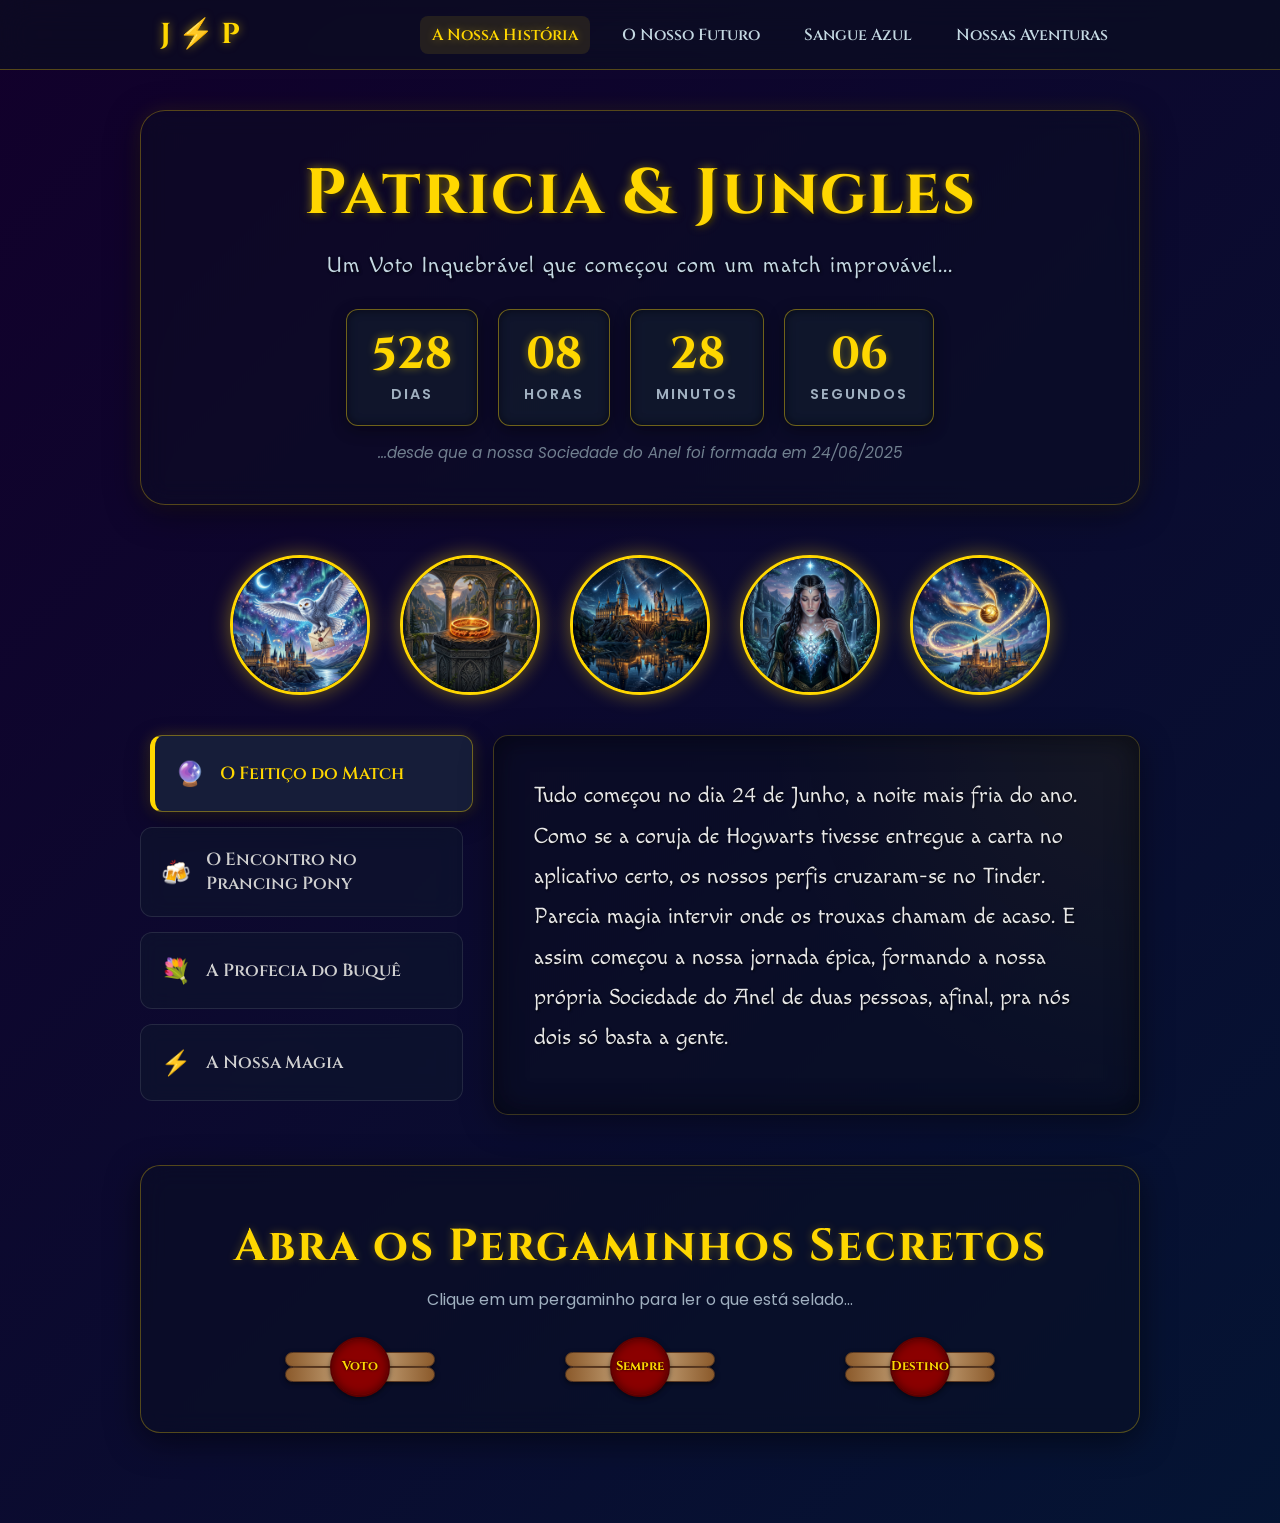
<file: index.html>
<!DOCTYPE html>
<html lang="pt-BR">

<head>
    <meta charset="UTF-8">
    <meta name="viewport" content="width=device-width, initial-scale=1.0">
    <title>Patricia & Jungles - Uma Jornada Épica</title>
    <link rel="stylesheet" href="style.css">
    <link rel="icon"
        href="data:image/svg+xml,<svg xmlns=%22http://www.w3.org/2000/svg%22 viewBox=%220 0 100 100%22><text y=%22.9em%22 font-size=%2290%22>💍</text></svg>">
</head>

<body>
    <div class="magic-bg"></div>

    <!-- Menu de Navegação -->
    <nav class="navbar">
        <div class="nav-container">
            <a href="index.html" class="nav-logo">J ⚡ P</a>
            <ul class="nav-links">
                <li><a href="index.html" class="active">A Nossa História</a></li>
                <li><a href="futuro.html">O Nosso Futuro</a></li>
                <li><a href="gremio.html">Sangue Azul</a></li>
                <li><a href="aventuras.html">Nossas Aventuras</a></li>
            </ul>
        </div>
    </nav>

    <div class="container">
        <header>
            <h1>Patricia & Jungles</h1>
            <p class="subtitle">Um Voto Inquebrável que começou com um match improvável...</p>

            <div class="counter-box" id="timeCounter">
                <div class="time-box"><span id="days">0</span>
                    <p>Dias</p>
                </div>
                <div class="time-box"><span id="hours">0</span>
                    <p>Horas</p>
                </div>
                <div class="time-box"><span id="minutes">0</span>
                    <p>Minutos</p>
                </div>
                <div class="time-box"><span id="seconds">0</span>
                    <p>Segundos</p>
                </div>
            </div>
            <p class="desde-text">...desde que a nossa Sociedade do Anel foi formada em 24/06/2025</p>
        </header>

        <div class="fantasy-images">
            <img src="hp_owl.png" alt="Hogwarts Express/Letters" class="fantasy-img">
            <img src="lotr_ring.png" alt="A Sociedade do Anel" class="fantasy-img">
            <img src="hp_hogwarts.png" alt="Castelo de Hogwarts" class="fantasy-img">
            <img src="lotr_evenstar.png" alt="Estrela Vespertina" class="fantasy-img">
            <img src="hp_snitch.png" alt="Pomo de Ouro" class="fantasy-img">
        </div>

        <div class="story-section">
            <div class="buttons-container">
                <button class="story-btn active" onclick="showStory(1)">
                    <span class="icon">🔮</span> O Feitiço do Match
                </button>
                <button class="story-btn" onclick="showStory(2)">
                    <span class="icon">🍻</span> O Encontro no Prancing Pony
                </button>
                <button class="story-btn" onclick="showStory(3)">
                    <span class="icon">💐</span> A Profecia do Buquê
                </button>
                <button class="story-btn" onclick="showStory(4)">
                    <span class="icon">⚡</span> A Nossa Magia
                </button>
            </div>

            <div class="content-display">
                <p id="storyContent" class="fade-in">Tudo começou no dia 24 de Junho, a noite mais fria do ano.
                    Como se a coruja de Hogwarts tivesse entregue a carta no aplicativo certo, os nossos perfis
                    cruzaram-se no Tinder. Parecia magia intervir onde os trouxas chamam de acaso. E assim começou
                    a nossa jornada épica, formando a nossa própria Sociedade do Anel de duas pessoas, afinal, pra nós
                    dois só basta a gente.
                </p>
            </div>
        </div>

        <!-- Seção de Pergaminho Interativo -->
        <div class="scroll-section">
            <h2>Abra os Pergaminhos Secretos</h2>
            <p class="scroll-instruction">Clique em um pergaminho para ler o que está selado...</p>

            <div class="scroll-container">
                <div class="scroll-item" onclick="toggleScroll(this)">
                    <div class="scroll-top"></div>
                    <div class="scroll-paper">
                        <div class="scroll-content">
                            <p class="quote">"Eu preferiria compartilhar uma vida inteira com você a encarar todas as
                                Eras deste mundo sozinha."</p>
                            <p class="author">- Arwen</p>
                        </div>
                    </div>
                    <div class="scroll-bottom"></div>
                    <div class="scroll-seal">Voto</div>
                </div>

                <div class="scroll-item" onclick="toggleScroll(this)">
                    <div class="scroll-top"></div>
                    <div class="scroll-paper">
                        <div class="scroll-content">
                            <p class="quote">"Depois de todo esse tempo? Sempre."</p>
                            <p class="author">- Severo Snape</p>
                        </div>
                    </div>
                    <div class="scroll-bottom"></div>
                    <div class="scroll-seal">Sempre</div>
                </div>

                <div class="scroll-item" onclick="toggleScroll(this)">
                    <div class="scroll-top"></div>
                    <div class="scroll-paper">
                        <div class="scroll-content">
                            <p class="quote">"Você trouxe a vontade de viver a vida, me deu a certeza de que sonhar alto sempre foi o certo. Obrigado"</p>
                            <p class="author">- Eu memo</p>
                        </div>
                    </div>
                    <div class="scroll-bottom"></div>
                    <div class="scroll-seal">Destino</div>
                </div>
            </div>
        </div>
    </div>

    <script src="script.js"></script>
</body>

</html>
</file>
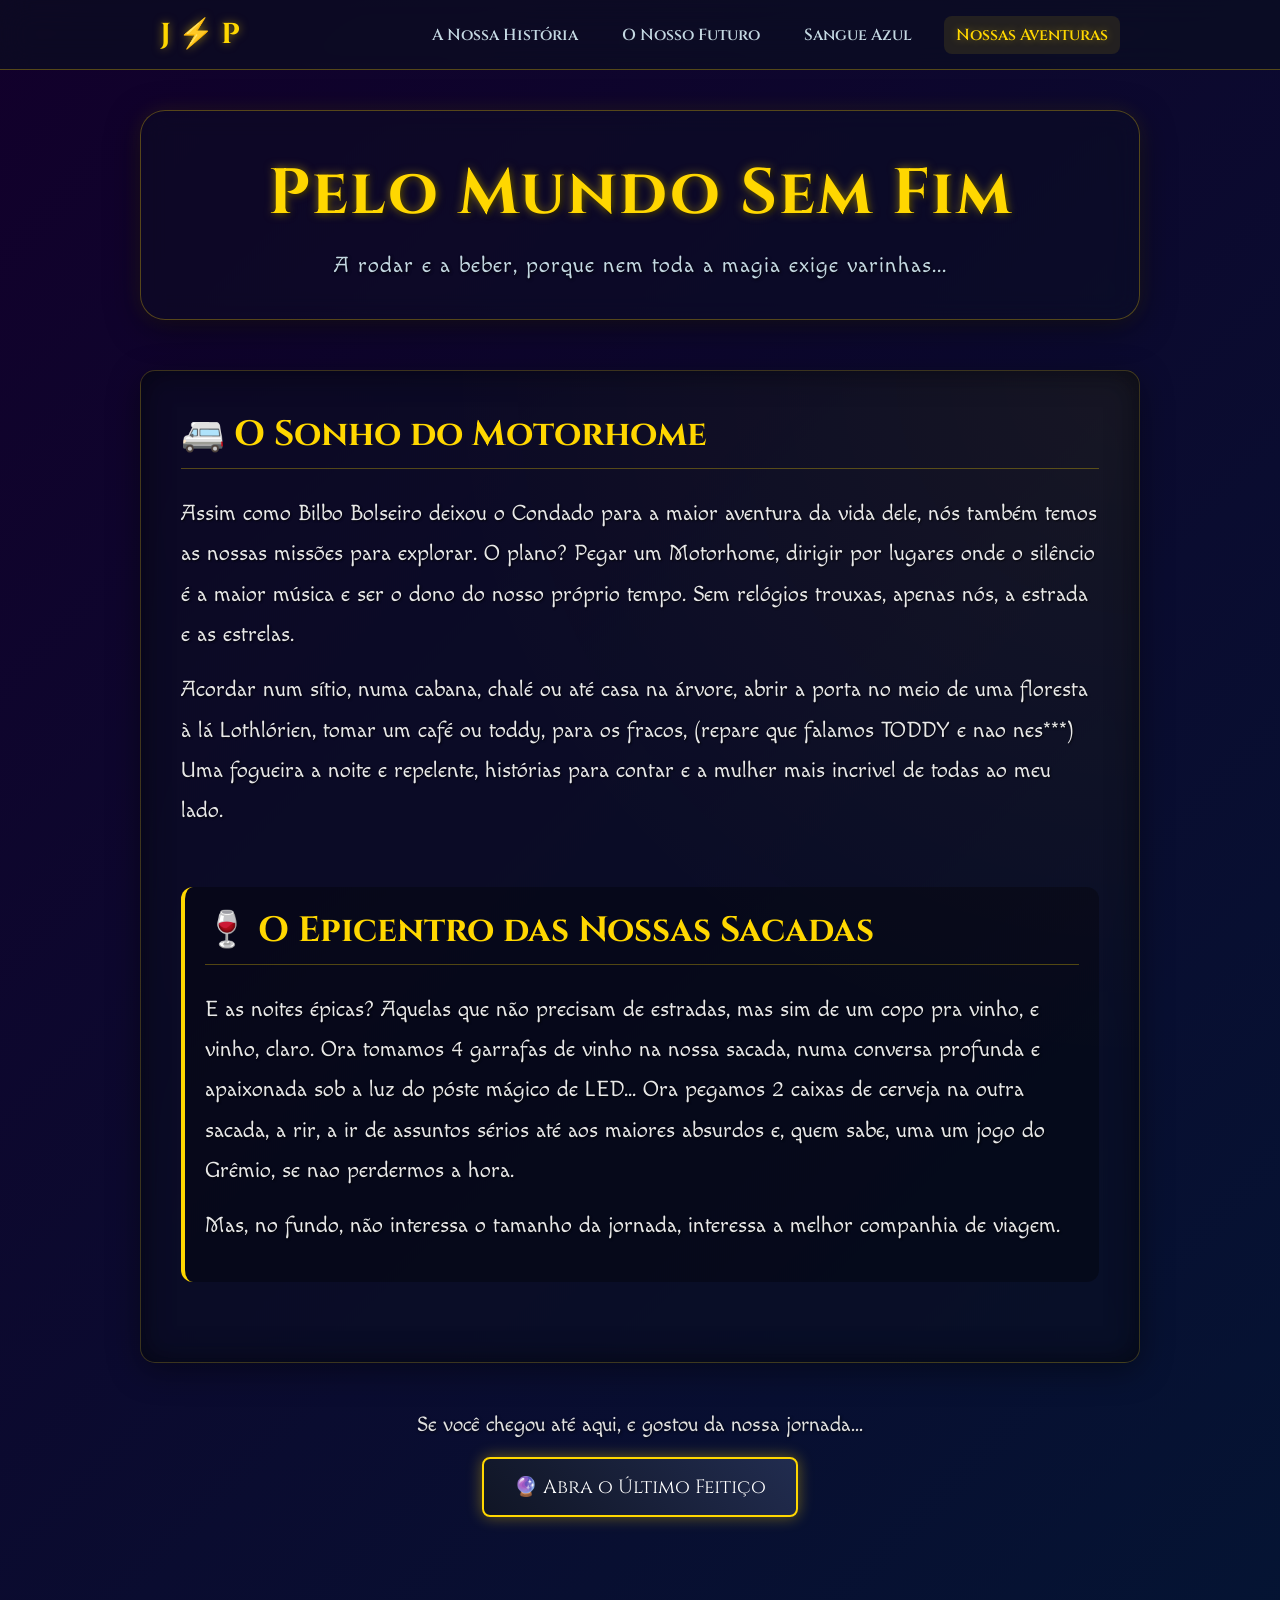
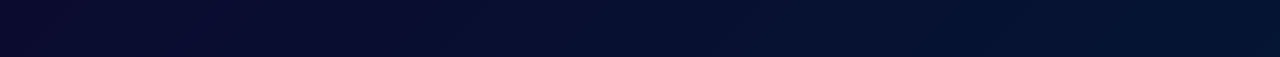
<file: aventuras.html>
<!DOCTYPE html>
<html lang="pt-BR">

<head>
    <meta charset="UTF-8">
    <meta name="viewport" content="width=device-width, initial-scale=1.0">
    <title>Patricia & Jungles - Nossas Aventuras</title>
    <link rel="stylesheet" href="style.css">
    <link rel="icon"
        href="data:image/svg+xml,<svg xmlns=%22http://www.w3.org/2000/svg%22 viewBox=%220 0 100 100%22><text y=%22.9em%22 font-size=%2290%22>🚐</text></svg>">
</head>

<body>
    <div class="magic-bg"></div>

    <!-- Menu de Navegação -->
    <nav class="navbar">
        <div class="nav-container">
            <a href="index.html" class="nav-logo">J ⚡ P</a>
            <ul class="nav-links">
                <li><a href="index.html">A Nossa História</a></li>
                <li><a href="futuro.html">O Nosso Futuro</a></li>
                <li><a href="gremio.html">Sangue Azul</a></li>
                <li><a href="aventuras.html" class="active">Nossas Aventuras</a></li>
            </ul>
        </div>
    </nav>

    <div class="container">
        <header>
            <h1>Pelo Mundo Sem Fim</h1>
            <p class="subtitle">A rodar e a beber, porque nem toda a magia exige varinhas...</p>
        </header>

        <div class="content-display page-content">
            <div class="adventure-block">
                <h2 class="page-title">🚐 O Sonho do Motorhome</h2>
                <p>Assim como Bilbo Bolseiro deixou o Condado para a maior aventura da vida dele,
                    nós também temos as nossas missões para explorar. O plano? Pegar um Motorhome,
                    dirigir por lugares onde o silêncio é a maior música e ser o dono do nosso próprio tempo. Sem relógios trouxas, 
                    apenas nós, a estrada e as estrelas.
                </p>
                <p>Acordar num sítio, numa cabana, chalé ou até casa na árvore, abrir a porta no meio de uma floresta
                    à lá Lothlórien, tomar um café ou toddy, para os fracos, (repare que falamos TODDY e nao nes***)
                    Uma fogueira a noite e repelente, histórias para contar e a mulher mais incrivel de todas ao meu lado.
                </p>
            </div>

            <div class="adventure-block dark-bg">
                <h2 class="page-title">🍷 O Epicentro das Nossas Sacadas</h2>
                <p>E as noites épicas? Aquelas que não precisam de estradas, mas sim de um copo pra vinho, e vinho, claro.
                    Ora tomamos 4 garrafas de vinho na nossa sacada, numa conversa profunda
                    e apaixonada sob a luz do póste mágico de LED... Ora pegamos 2 caixas de cerveja na outra sacada, a rir,
                    a ir de assuntos sérios até aos maiores absurdos e, quem sabe, uma um jogo do Grêmio, se nao perdermos a hora.
                </p>
                <p>Mas, no fundo, não interessa o tamanho da jornada, interessa a melhor companhia de viagem.
                </p>
            </div>
        </div>
        <!-- Botão Secreto Final -->
        <div class="secret-link-container">
            <p>Se você chegou até aqui, e gostou da nossa jornada...</p>
            <a href="surpresa.html" class="secret-btn">🔮 Abra o Último Feitiço</a>
        </div>
    </div>

    <script src="script.js"></script>
</body>

</html>
</file>
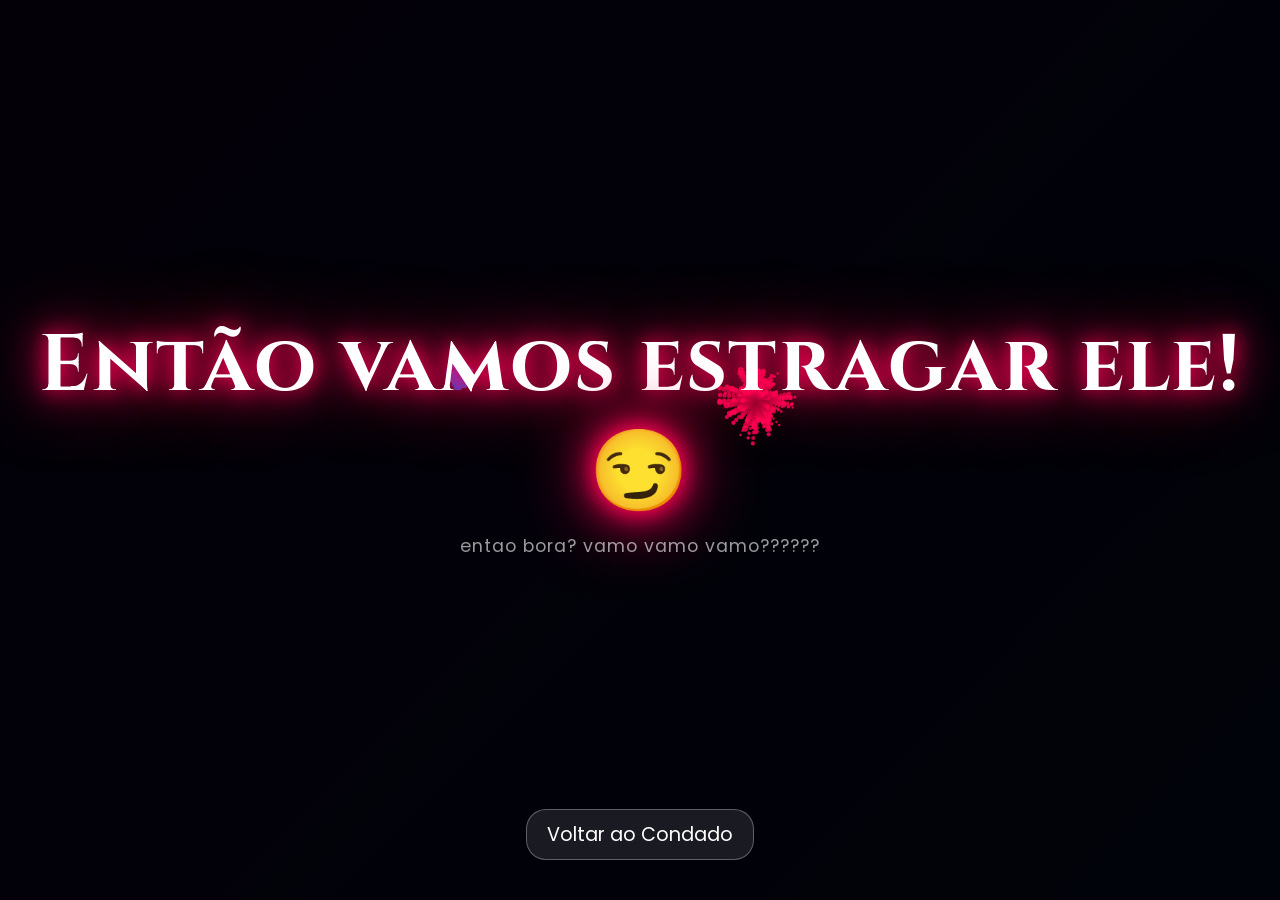
<file: final.html>
<!DOCTYPE html>
<html lang="pt-BR">

<head>
    <meta charset="UTF-8">
    <meta name="viewport" content="width=device-width, initial-scale=1.0">
    <title>S U C E S S O !</title>
    <link rel="stylesheet" href="style.css">
    <link rel="icon"
        href="data:image/svg+xml,<svg xmlns=%22http://www.w3.org/2000/svg%22 viewBox=%220 0 100 100%22><text y=%22.9em%22 font-size=%2290%22>🎆</text></svg>">
    <style>
        .fireworks-body {
            background-color: #000;
            overflow: hidden;
            display: flex;
            justify-content: center;
            align-items: center;
            height: 100vh;
            margin: 0;
            text-align: center;
        }

        .success-text {
            font-family: 'Cinzel', serif;
            font-size: 5rem;
            color: #fff;
            text-shadow: 0 0 20px #ff0055, 0 0 40px #ff0055, 0 0 80px #ff0055;
            z-index: 100;
            animation: pulse 2s infinite;
        }

        .sub-text {
            font-family: 'Poppins', sans-serif;
            font-size: 1.1rem;
            color: rgba(255, 255, 255, 0.6);
            margin-top: -10px;
            margin-bottom: 30px;
            z-index: 100;
            position: relative;
            letter-spacing: 1px;
        }

        @keyframes pulse {
            0% {
                transform: scale(1);
                text-shadow: 0 0 20px #ff0055;
            }

            50% {
                transform: scale(1.1);
                text-shadow: 0 0 40px #ff0055, 0 0 60px #ff6699;
            }

            100% {
                transform: scale(1);
                text-shadow: 0 0 20px #ff0055;
            }
        }

        canvas {
            position: absolute;
            top: 0;
            left: 0;
            width: 100%;
            height: 100%;
            z-index: 1;
        }

        .back-btn {
            position: absolute;
            bottom: 40px;
            font-family: 'Poppins', sans-serif;
            font-size: 1.2rem;
            color: #fff;
            text-decoration: none;
            padding: 10px 20px;
            border: 1px solid rgba(255, 255, 255, 0.3);
            border-radius: 20px;
            z-index: 100;
            background: rgba(255, 255, 255, 0.1);
            backdrop-filter: blur(5px);
            transition: all 0.3s;
        }

        .back-btn:hover {
            background: rgba(255, 255, 255, 0.3);
        }

        .no-return-msg {
            position: absolute;
            bottom: 100px;
            left: 50%;
            transform: translate(-50%, 20px);
            font-family: 'Poppins', sans-serif;
            font-size: 1.4rem;
            color: #ffd700;
            background: rgba(0, 0, 0, 0.7);
            padding: 10px 25px;
            border-radius: 12px;
            border: 2px solid #ffd700;
            box-shadow: 0 0 15px rgba(255, 215, 0, 0.5);
            opacity: 0;
            pointer-events: none;
            transition: all 0.5s cubic-bezier(0.175, 0.885, 0.32, 1.275);
            z-index: 101;
            white-space: nowrap;
        }
    </style>
</head>

<body class="fireworks-body">

    <canvas id="fireworksCanvas"></canvas>

    <h1 class="success-text">Então vamos estragar ele! 😏</h1>
    <p class="sub-text">entao bora? vamo vamo vamo??????</p>

    <!-- Caixa da mensagem sem volta (escondida no começo) -->
    <div id="noReturnMsg" class="no-return-msg">Sem volta, agora vai ter q dar!</div>

    <button onclick="showNoReturnMessage()" class="back-btn">Voltar ao Condado</button>

    <script>
        // Sistema básico de fogos de artifício no Canvas
        const canvas = document.getElementById("fireworksCanvas");
        const ctx = canvas.getContext("2d");

        canvas.width = window.innerWidth;
        canvas.height = window.innerHeight;

        window.addEventListener("resize", () => {
            canvas.width = window.innerWidth;
            canvas.height = window.innerHeight;
        });

        class Particle {
            constructor(x, y, color) {
                this.x = x;
                this.y = y;
                this.color = color;
                this.radius = Math.random() * 2 + 1;

                const angle = Math.random() * Math.PI * 2;
                const speed = Math.random() * 5 + 2;

                this.vx = Math.cos(angle) * speed;
                this.vy = Math.sin(angle) * speed;

                this.friction = 0.95;
                this.gravity = 0.1;
                this.alpha = 1;
                this.decay = Math.random() * 0.02 + 0.01;
            }

            update() {
                this.vx *= this.friction;
                this.vy *= this.friction;
                this.vy += this.gravity;

                this.x += this.vx;
                this.y += this.vy;

                this.alpha -= this.decay;
            }

            draw() {
                ctx.save();
                ctx.globalAlpha = this.alpha;
                ctx.beginPath();
                ctx.arc(this.x, this.y, this.radius, 0, Math.PI * 2);
                ctx.fillStyle = this.color;
                ctx.fill();
                ctx.restore();
            }
        }

        const particles = [];
        const colors = ['#ff0055', '#ffcc00', '#00ffcc', '#0066ff', '#ff66ff', '#ffffff'];

        function explode(x, y) {
            const color = colors[Math.floor(Math.random() * colors.length)];
            for (let i = 0; i < 100; i++) {
                particles.push(new Particle(x, y, color));
            }
        }

        function animate() {
            requestAnimationFrame(animate);
            ctx.fillStyle = "rgba(0, 0, 0, 0.1)"; // Deixa um rastro suave
            ctx.fillRect(0, 0, canvas.width, canvas.height);

            for (let i = particles.length - 1; i >= 0; i--) {
                particles[i].update();
                particles[i].draw();

                if (particles[i].alpha <= 0) {
                    particles.splice(i, 1);
                }
            }
        }

        // Criar fogos automaticamente e aleatoriamente
        setInterval(() => {
            const x = Math.random() * canvas.width;
            const y = Math.random() * (canvas.height / 2); // Explode mais em cima
            explode(x, y);
        }, 800);

        // Explodir ao clicar também!
        canvas.addEventListener('click', (e) => {
            explode(e.clientX, e.clientY);
        });

        // Script do botão "Sem Volta"
        function showNoReturnMessage() {
            const msgBox = document.getElementById("noReturnMsg");
            const btn = document.querySelector(".back-btn");

            // Trocar o texto do botão (opcional) ou simplesmente desativá-lo
            btn.style.opacity = "0.7";
            btn.style.cursor = "not-allowed";

            // Mostrar a mensagem
            msgBox.style.opacity = "1";
            msgBox.style.transform = "translate(-50%, 0)";
        }

        animate();
    </script>
</body>

</html>
</file>
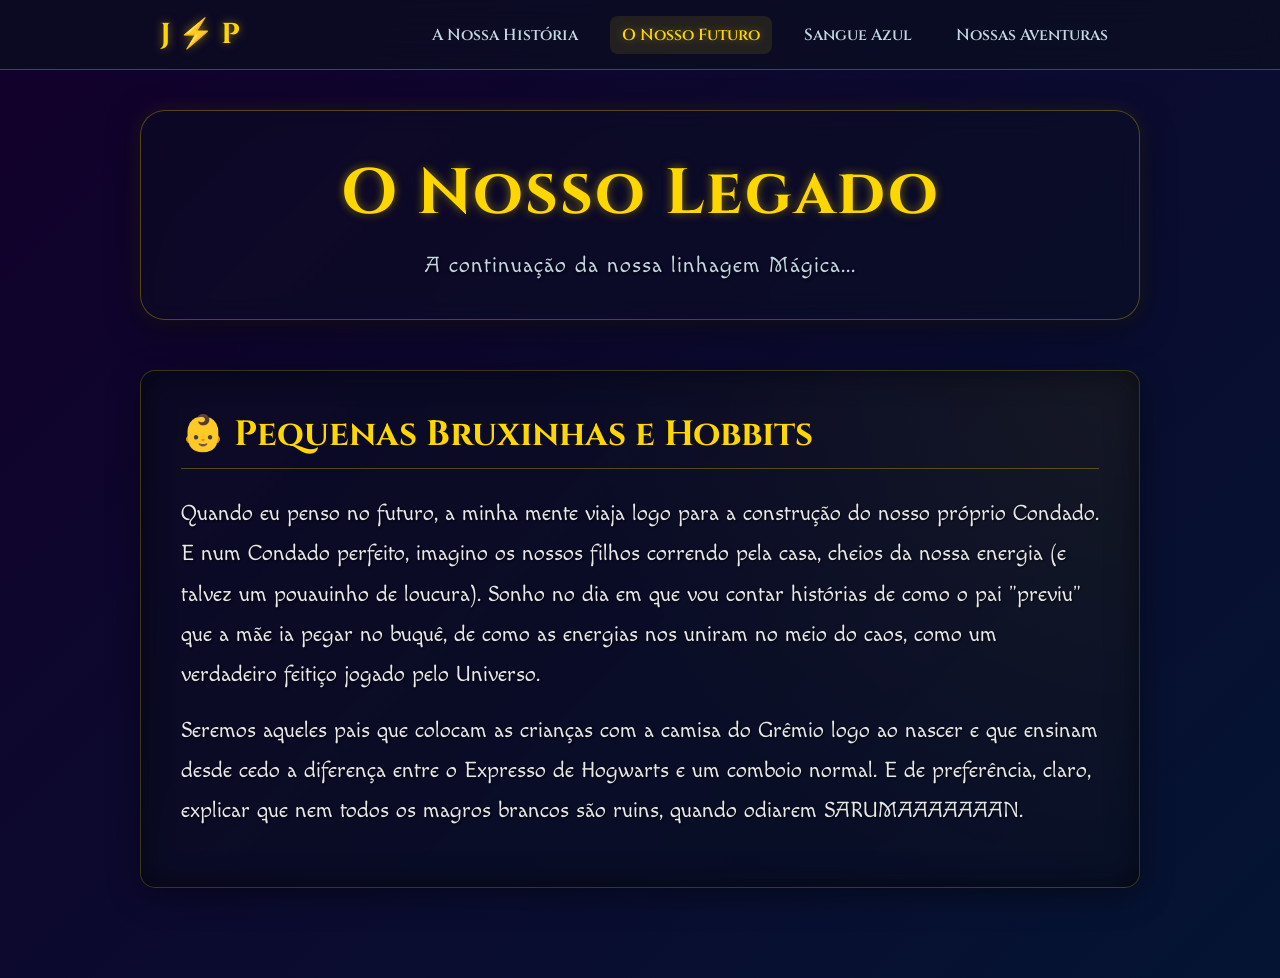
<file: futuro.html>
<!DOCTYPE html>
<html lang="pt-BR">

<head>
    <meta charset="UTF-8">
    <meta name="viewport" content="width=device-width, initial-scale=1.0">
    <title>Patricia & Jungles - O Nosso Futuro</title>
    <link rel="stylesheet" href="style.css">
    <link rel="icon"
        href="data:image/svg+xml,<svg xmlns=%22http://www.w3.org/2000/svg%22 viewBox=%220 0 100 100%22><text y=%22.9em%22 font-size=%2290%22>👶</text></svg>">
</head>

<body>
    <div class="magic-bg"></div>

    <!-- Menu de Navegação -->
    <nav class="navbar">
        <div class="nav-container">
            <a href="index.html" class="nav-logo">J ⚡ P</a>
            <ul class="nav-links">
                <li><a href="index.html">A Nossa História</a></li>
                <li><a href="futuro.html" class="active">O Nosso Futuro</a></li>
                <li><a href="gremio.html">Sangue Azul</a></li>
                <li><a href="aventuras.html">Nossas Aventuras</a></li>
            </ul>
        </div>
    </nav>

    <div class="container">
        <header>
            <h1>O Nosso Legado</h1>
            <p class="subtitle">A continuação da nossa linhagem Mágica...</p>
        </header>

        <div class="content-display page-content">
            <h2 class="page-title">👶 Pequenas Bruxinhas e Hobbits</h2>
            <p>Quando eu penso no futuro, a minha mente viaja logo para a construção do nosso próprio Condado. E num
                Condado perfeito, imagino os nossos filhos correndo pela casa, cheios da nossa energia
                (e talvez um pouauinho de loucura). Sonho no dia em que vou contar histórias de como o
                pai "previu" que a mãe ia pegar no buquê, de como as energias nos uniram no meio do caos,
                como um verdadeiro feitiço jogado pelo Universo.
            </p>
            <p>Seremos aqueles pais que colocam as crianças com a camisa do Grêmio logo ao nascer e que
                ensinam desde cedo a diferença entre o Expresso de Hogwarts e um comboio normal.
                E de preferência, claro, explicar que nem todos os magros brancos são ruins, quando odiarem SARUMAAAAAAAN.</p>
        </div>

    </div>

    <script src="script.js"></script>
</body>

</html>
</file>
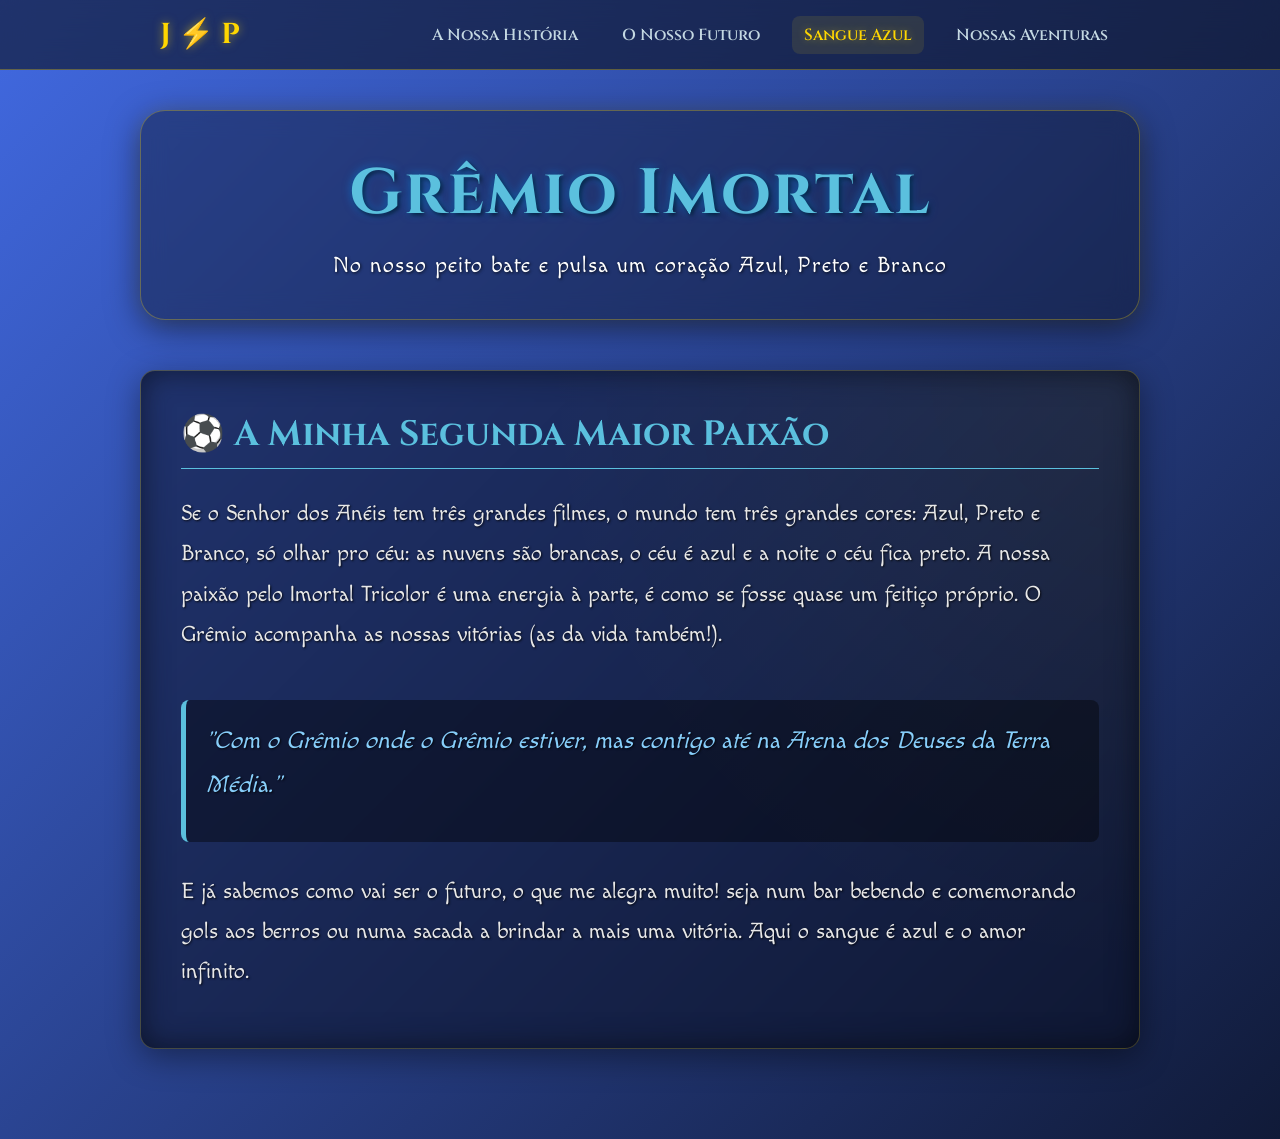
<file: gremio.html>
<!DOCTYPE html>
<html lang="pt-BR">

<head>
    <meta charset="UTF-8">
    <meta name="viewport" content="width=device-width, initial-scale=1.0">
    <title>Patricia & Jungles - Sangue Azul</title>
    <link rel="stylesheet" href="style.css">
    <link rel="icon"
        href="data:image/svg+xml,<svg xmlns=%22http://www.w3.org/2000/svg%22 viewBox=%220 0 100 100%22><text y=%22.9em%22 font-size=%2290%22>⚽</text></svg>">
</head>

<body class="gremio-theme">
    <div class="magic-bg"></div>

    <!-- Menu de Navegação -->
    <nav class="navbar">
        <div class="nav-container">
            <a href="index.html" class="nav-logo">J ⚡ P</a>
            <ul class="nav-links">
                <li><a href="index.html">A Nossa História</a></li>
                <li><a href="futuro.html">O Nosso Futuro</a></li>
                <li><a href="gremio.html" class="active">Sangue Azul</a></li>
                <li><a href="aventuras.html">Nossas Aventuras</a></li>
            </ul>
        </div>
    </nav>

    <div class="container">
        <header>
            <h1 class="gremio-title">Grêmio Imortal</h1>
            <p class="subtitle gremio-sub">No nosso peito bate e pulsa um coração Azul, Preto e Branco</p>
        </header>

        <div class="content-display page-content">
            <h2 class="page-title gremio-icon">⚽ A Minha Segunda Maior Paixão</h2>
            <p>Se o Senhor dos Anéis tem três grandes filmes, o mundo tem três grandes cores: Azul, Preto e
                Branco, só olhar pro céu: as nuvens são brancas, o céu é azul e a noite o céu fica preto.
                A nossa paixão pelo Imortal Tricolor é uma energia à parte, é como se fosse quase um
                feitiço próprio. O Grêmio acompanha as nossas vitórias (as da vida também!).</p>

            <div class="gremio-quote">
                <p>"Com o Grêmio onde o Grêmio estiver, mas contigo até na Arena dos Deuses da Terra Média."</p>
            </div>

            <p>E já sabemos como vai ser o futuro, o que me alegra muito! seja num bar bebendo e comemorando gols aos berros
                ou numa sacada a brindar a mais uma vitória. Aqui o sangue é azul e o amor infinito.</p>
        </div>

    </div>

    <script src="script.js"></script>
</body>

</html>
</file>
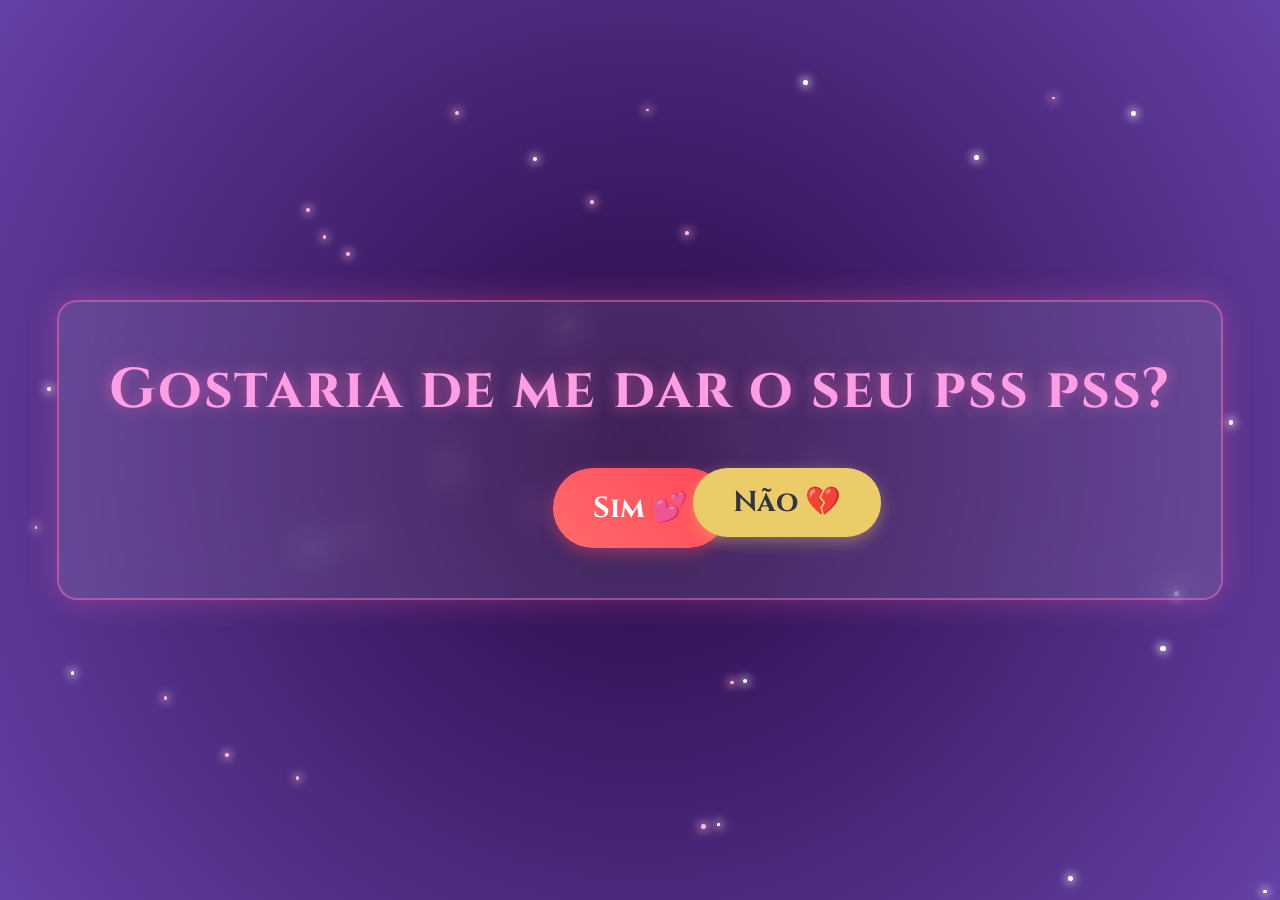
<file: surpresa.html>
<!DOCTYPE html>
<html lang="pt-BR">

<head>
    <meta charset="UTF-8">
    <meta name="viewport" content="width=device-width, initial-scale=1.0">
    <title>A Última Pergunta...</title>
    <link rel="stylesheet" href="style.css">
    <link rel="icon"
        href="data:image/svg+xml,<svg xmlns=%22http://www.w3.org/2000/svg%22 viewBox=%220 0 100 100%22><text y=%22.9em%22 font-size=%2290%22>💖</text></svg>">
    <style>
        .surprise-body {
            display: flex;
            justify-content: center;
            align-items: center;
            min-height: 100vh;
            text-align: center;
            flex-direction: column;
            overflow: hidden;
            background: radial-gradient(circle, #2a0845, #6441A5);
        }

        .question-box {
            background: rgba(255, 255, 255, 0.1);
            backdrop-filter: blur(15px);
            padding: 50px;
            border-radius: 20px;
            border: 2px solid rgba(255, 105, 180, 0.5);
            box-shadow: 0 0 30px rgba(255, 105, 180, 0.3);
            z-index: 10;
        }

        h1.big-question {
            font-family: 'Cinzel', serif;
            font-size: 3.5rem;
            color: #ff9ee5;
            text-shadow: 0 0 15px rgba(255, 105, 180, 0.6);
            margin-bottom: 40px;
        }

        .answers {
            display: flex;
            justify-content: center;
            gap: 40px;
            position: relative;
            height: 80px;
        }

        .btn-answer {
            font-family: 'Cinzel', serif;
            font-size: 1.8rem;
            padding: 15px 40px;
            border: none;
            border-radius: 50px;
            cursor: pointer;
            font-weight: bold;
            transition: transform 0.2s, box-shadow 0.2s;
        }

        .btn-yes {
            background: linear-gradient(45deg, #ff6b6b, #ff4757);
            color: white;
            box-shadow: 0 5px 15px rgba(255, 71, 87, 0.4);
            text-decoration: none;
            display: flex;
            align-items: center;
            justify-content: center;
        }

        .btn-yes:hover {
            transform: scale(1.1);
            box-shadow: 0 8px 25px rgba(255, 71, 87, 0.6);
        }

        .btn-no {
            background: #eccc68;
            color: #2f3542;
            position: absolute;
            box-shadow: 0 5px 15px rgba(236, 204, 104, 0.4);
            left: 55%;
        }

        /* Coracoes e brilhos especificos desta pagina */
        .sparkle {
            position: absolute;
            pointer-events: none;
            background: white;
            border-radius: 50%;
            box-shadow: 0 0 10px 2px rgba(255, 255, 255, 0.8);
            animation: twinkle 2s infinite;
        }

        @keyframes twinkle {

            0%,
            100% {
                opacity: 0;
                transform: scale(0.5);
            }

            50% {
                opacity: 1;
                transform: scale(1.2);
            }
        }
    </style>
</head>

<body class="surprise-body">

    <!-- Particulas geradas via JS -->
    <div id="sparkle-container"></div>

    <div class="question-box">
        <h1 class="big-question">Gostaria de me dar o seu pss pss?</h1>
        <div class="answers">
            <a href="final.html" class="btn-answer btn-yes">Sim 💕</a>
            <button class="btn-answer btn-no" id="btnNo" onmouseover="moveNo(this)">Não 💔</button>
        </div>
    </div>

    <script>
        // Função para fugir com o botão "Não"
        function moveNo(btn) {
            // Remove do container com backdrop-filter para a posição fixed funcionar com innerWidth/innerHeight
            if (btn.parentNode !== document.body) {
                document.body.appendChild(btn);
                btn.style.zIndex = '9999';
            }

            // Pegar as dimensões da janela e descontar o super tamanho do botão para ele não sair da tela
            const maxX = window.innerWidth - btn.offsetWidth - 20;
            const maxY = window.innerHeight - btn.offsetHeight - 20;

            // Gerar posição que nunca fica menor que 10px e máxima maxX
            const MathMax = Math.max;
            const MathMin = Math.min;
            const newX = MathMax(10, MathMin(Math.random() * window.innerWidth, maxX));
            const newY = MathMax(10, MathMin(Math.random() * window.innerHeight, maxY));

            btn.style.position = 'fixed';
            btn.style.left = newX + 'px';
            btn.style.top = newY + 'px';
        }

        // Criar estrelinhas / brilhos de amor e gratidao
        const container = document.getElementById('sparkle-container');
        for (let i = 0; i < 40; i++) {
            let spark = document.createElement('div');
            spark.className = 'sparkle';
            spark.style.left = Math.random() * 100 + 'vw';
            spark.style.top = Math.random() * 100 + 'vh';

            let size = Math.random() * 4 + 2;
            spark.style.width = size + 'px';
            spark.style.height = size + 'px';

            spark.style.animationDelay = Math.random() * 2 + 's';

            // Fazer alguns serem rosinhas claros
            if (Math.random() > 0.5) {
                spark.style.background = '#ffb8d9';
                spark.style.boxShadow = '0 0 10px 2px rgba(255, 184, 217, 0.8)';
            }

            container.appendChild(spark);
        }
    </script>
</body>

</html>
</file>
<file: style.css>
@import url('https://fonts.googleapis.com/css2?family=Cinzel:wght@600;700&family=Macondo&family=Poppins:wght@300;400;600&display=swap');

* {
    margin: 0;
    padding: 0;
    box-sizing: border-box;
    font-family: 'Poppins', sans-serif;
}

/* Efeito de Brilho do Cursor (Sparkle Trail) */
.sparkle-trail {
    position: fixed;
    pointer-events: none;
    z-index: 9999;
    border-radius: 50%;
    background-color: #fff;
    box-shadow: 0 0 8px 3px rgba(255, 215, 0, 0.8), 0 0 12px 6px rgba(255, 255, 255, 0.5);
    animation: sparkleFade 0.7s ease-out forwards;
}

@keyframes sparkleFade {
    0% {
        transform: scale(1) translate(0, 0) rotate(0deg);
        opacity: 1;
    }

    100% {
        transform: scale(0) translate(calc(var(--tx, 10px)), calc(var(--ty, 20px))) rotate(180deg);
        opacity: 0;
    }
}

body {
    /* Fundo místico, céu estrelado inspirado em HP e LOTR */
    background: linear-gradient(-45deg, #090a0f, #1b2735, #001b36, #12002b);
    background-size: 400% 400%;
    animation: gradientBG 20s ease infinite;
    color: #e0e0e0;
    min-height: 100vh;
    display: flex;
    flex-direction: column;
    align-items: center;
    overflow-x: hidden;
    position: relative;
}

body.gremio-theme {
    background: linear-gradient(-45deg, #0d1b2a, #002244, #000000, #4169e1);
    background-size: 400% 400%;
    animation: gradientBG 15s ease infinite;
}

@keyframes gradientBG {
    0% {
        background-position: 0% 50%;
    }

    50% {
        background-position: 100% 50%;
    }

    100% {
        background-position: 0% 50%;
    }
}

.magic-bg {
    position: fixed;
    top: 0;
    left: 0;
    right: 0;
    bottom: 0;
    pointer-events: none;
    z-index: 0;
}

/* NAVEGAÇÃO */
.navbar {
    width: 100%;
    background: rgba(10, 15, 30, 0.6);
    backdrop-filter: blur(15px);
    border-bottom: 1px solid rgba(255, 215, 0, 0.3);
    position: sticky;
    top: 0;
    z-index: 100;
}

.nav-container {
    max-width: 1000px;
    margin: 0 auto;
    padding: 15px 20px;
    display: flex;
    justify-content: space-between;
    align-items: center;
}

.nav-logo {
    font-family: 'Cinzel', serif;
    font-size: 1.8rem;
    color: #ffd700;
    text-decoration: none;
    text-shadow: 0 0 10px rgba(255, 215, 0, 0.5);
    font-weight: bold;
}

.nav-links {
    list-style: none;
    display: flex;
    gap: 20px;
}

.nav-links li a {
    color: #c4d8e2;
    text-decoration: none;
    font-size: 1rem;
    font-family: 'Cinzel', serif;
    font-weight: 600;
    transition: all 0.3s;
    padding: 8px 12px;
    border-radius: 8px;
}

.nav-links li a:hover,
.nav-links li a.active {
    color: #ffd700;
    background: rgba(255, 215, 0, 0.1);
    text-shadow: 0 0 8px rgba(255, 215, 0, 0.4);
}

.container {
    max-width: 1000px;
    width: 90%;
    margin: 40px auto;
    z-index: 1;
    position: relative;
    padding-bottom: 50px;
}

/* Glassmorphism Header */
header {
    text-align: center;
    margin-bottom: 50px;
    padding: 40px;
    background: rgba(10, 15, 30, 0.4);
    backdrop-filter: blur(12px);
    border-radius: 25px;
    border: 1px solid rgba(255, 215, 0, 0.3);
    box-shadow: 0 8px 32px rgba(0, 0, 0, 0.5), 0 0 20px rgba(255, 215, 0, 0.1);
    transition: transform 0.3s ease;
}

header:hover {
    transform: translateY(-5px);
    box-shadow: 0 12px 40px rgba(0, 0, 0, 0.6), 0 0 30px rgba(255, 215, 0, 0.2);
}

h1 {
    font-family: 'Cinzel', serif;
    font-size: 4rem;
    color: #ffd700;
    text-shadow: 0 0 10px rgba(255, 215, 0, 0.5), 2px 2px 4px rgba(0, 0, 0, 0.8);
    margin-bottom: 15px;
    letter-spacing: 2px;
}

h1.gremio-title {
    color: #5bc0de;
    text-shadow: 0 0 10px rgba(0, 150, 255, 0.5), 2px 2px 4px rgba(0, 0, 0, 0.8);
}

.subtitle {
    font-family: 'Macondo', cursive;
    font-size: 1.4rem;
    color: #c4d8e2;
    font-weight: 400;
    letter-spacing: 1px;
    text-shadow: 1px 1px 3px rgba(0, 0, 0, 0.8);
}

.subtitle.gremio-sub {
    color: #ffffff;
}

/* Contador de Tempo */
.counter-box {
    display: flex;
    justify-content: center;
    gap: 20px;
    margin-top: 30px;
    margin-bottom: 15px;
    flex-wrap: wrap;
}

.time-box {
    background: rgba(20, 30, 50, 0.6);
    padding: 20px 25px;
    border-radius: 12px;
    box-shadow: inset 0 0 10px rgba(0, 0, 0, 0.5), 0 4px 15px rgba(0, 0, 0, 0.4);
    text-align: center;
    min-width: 110px;
    backdrop-filter: blur(8px);
    border: 1px solid rgba(255, 215, 0, 0.4);
    transition: all 0.3s ease;
}

.time-box:hover {
    transform: scale(1.05);
    background: rgba(30, 45, 75, 0.7);
    border-color: #ffd700;
    box-shadow: 0 0 15px rgba(255, 215, 0, 0.4);
}

.time-box span {
    display: block;
    font-family: 'Cinzel', serif;
    font-size: 2.8rem;
    font-weight: 700;
    color: #ffd700;
    line-height: 1.1;
    text-shadow: 0 0 8px rgba(255, 215, 0, 0.4);
}

.time-box p {
    font-size: 0.9rem;
    text-transform: uppercase;
    color: #a0b0c0;
    font-weight: 600;
    margin-top: 5px;
    letter-spacing: 2px;
}

.desde-text {
    font-size: 0.95rem;
    color: #8c9fab;
    font-style: italic;
    opacity: 0.8;
}

/* Imagens Fantasy Adicionais */
.fantasy-images {
    display: flex;
    justify-content: center;
    gap: 30px;
    margin-bottom: 40px;
    flex-wrap: wrap;
    /* Para suportar até 5 imagens ou mais lindamente */
    max-width: 900px;
    margin-left: auto;
    margin-right: auto;
}

.fantasy-img {
    width: 140px;
    height: 140px;
    object-fit: cover;
    border-radius: 50%;
    border: 3px solid #ffd700;
    box-shadow: 0 0 20px rgba(255, 215, 0, 0.4), inset 0 0 10px rgba(0, 0, 0, 0.5);
    animation: floatImg 6s ease-in-out infinite;
    transition: transform 0.3s ease, box-shadow 0.3s ease;
}

.fantasy-img:hover {
    transform: scale(1.1) translateY(-10px);
    box-shadow: 0 0 30px rgba(255, 215, 0, 0.8);
}

.fantasy-img:nth-child(1) {
    animation-delay: 0s;
}

.fantasy-img:nth-child(2) {
    animation-delay: 1.5s;
}

.fantasy-img:nth-child(3) {
    animation-delay: 3s;
}

.fantasy-img:nth-child(4) {
    animation-delay: 4.5s;
}

.fantasy-img:nth-child(5) {
    animation-delay: 2s;
}

.fantasy-img:nth-child(2) {
    animation-delay: 3s;
}

@keyframes floatImg {

    0%,
    100% {
        transform: translateY(0);
    }

    50% {
        transform: translateY(-15px);
    }
}

/* Secao de Historias */
.story-section {
    display: grid;
    grid-template-columns: 1fr 2fr;
    gap: 30px;
    margin-bottom: 50px;
}

.buttons-container {
    display: flex;
    flex-direction: column;
    gap: 15px;
}

.story-btn {
    padding: 20px;
    border: none;
    border-radius: 12px;
    background: rgba(15, 25, 45, 0.5);
    backdrop-filter: blur(10px);
    font-family: 'Cinzel', serif;
    font-size: 1.1rem;
    font-weight: 600;
    color: #d0d0d0;
    cursor: pointer;
    transition: all 0.4s cubic-bezier(0.175, 0.885, 0.32, 1.275);
    border: 1px solid rgba(255, 255, 255, 0.1);
    text-align: left;
    display: flex;
    align-items: center;
    gap: 15px;
    position: relative;
    overflow: hidden;
}

.story-btn .icon {
    font-size: 1.5rem;
}

.story-btn::before {
    content: '';
    position: absolute;
    top: 0;
    left: -100%;
    width: 100%;
    height: 100%;
    background: linear-gradient(90deg, transparent, rgba(255, 215, 0, 0.2), transparent);
    transition: all 0.5s ease;
}

.story-btn:hover::before {
    left: 100%;
}

.story-btn:hover {
    background: rgba(25, 40, 70, 0.6);
    transform: translateX(5px);
    border-color: rgba(255, 215, 0, 0.3);
    color: #fff;
}

.story-btn.active {
    background: rgba(25, 35, 60, 0.8);
    box-shadow: 0 8px 25px rgba(0, 0, 0, 0.4), 0 0 15px rgba(255, 215, 0, 0.2);
    border-left: 5px solid #ffd700;
    border-right: 1px solid rgba(255, 215, 0, 0.4);
    border-top: 1px solid rgba(255, 215, 0, 0.4);
    border-bottom: 1px solid rgba(255, 215, 0, 0.4);
    color: #ffd700;
    transform: translateX(10px);
}

.content-display {
    background: rgba(10, 15, 30, 0.5);
    backdrop-filter: blur(12px);
    border-radius: 15px;
    padding: 40px;
    border: 1px solid rgba(255, 215, 0, 0.2);
    box-shadow: inset 0 0 30px rgba(0, 0, 0, 0.5), 0 8px 32px rgba(0, 0, 0, 0.4);
    display: flex;
    flex-direction: column;
    justify-content: center;
    position: relative;
    min-height: 300px;
    background-image: radial-gradient(circle at top right, rgba(255, 215, 0, 0.05), transparent 50%);
}

.content-display p {
    font-family: 'Macondo', cursive;
    font-size: 1.4rem;
    line-height: 1.8;
    color: #e8e8e8;
    text-shadow: 1px 1px 2px rgba(0, 0, 0, 0.8);
    margin-bottom: 15px;
}

.content-display.page-content {
    justify-content: flex-start;
}

.page-title {
    font-family: 'Cinzel', serif;
    font-size: 2.2rem;
    color: #ffd700;
    margin-bottom: 25px;
    border-bottom: 1px solid rgba(255, 215, 0, 0.3);
    padding-bottom: 10px;
}

.page-title.gremio-icon {
    color: #5bc0de;
    border-color: #5bc0de;
}

.adventure-block {
    margin-bottom: 40px;
}

.dark-bg {
    background: rgba(0, 0, 0, 0.3);
    padding: 20px;
    border-radius: 12px;
    border-left: 4px solid #ffd700;
}

.gremio-quote {
    background: rgba(0, 0, 0, 0.4);
    padding: 20px;
    border-left: 5px solid #5bc0de;
    margin: 30px 0;
    font-style: italic;
    border-radius: 8px;
}

.gremio-quote p {
    color: #87cefa;
    font-size: 1.5rem;
}

.fade-in {
    animation: fadeIn 0.8s ease forwards;
}

@keyframes fadeIn {
    from {
        opacity: 0;
        transform: translateY(10px);
        filter: blur(3px);
    }

    to {
        opacity: 1;
        transform: translateY(0);
        filter: blur(0);
    }
}

/* ============================================================== 
                   PERGAMINHOS INTERATIVOS
   ============================================================== */
.scroll-section {
    text-align: center;
    padding: 50px 40px;
    background: rgba(10, 15, 30, 0.4);
    border-radius: 20px;
    backdrop-filter: blur(12px);
    border: 1px solid rgba(255, 215, 0, 0.3);
    box-shadow: 0 8px 32px rgba(0, 0, 0, 0.5);
    margin-top: 20px;
}

.scroll-section h2 {
    font-family: 'Cinzel', serif;
    font-size: 2.8rem;
    color: #ffd700;
    margin-bottom: 10px;
    text-shadow: 0 0 10px rgba(255, 215, 0, 0.3);
    letter-spacing: 2px;
}

.scroll-instruction {
    font-family: 'Poppins', sans-serif;
    color: #a0b0c0;
    margin-bottom: 40px;
}

.scroll-container {
    display: flex;
    justify-content: center;
    gap: 30px;
    flex-wrap: wrap;
}

.scroll-item {
    width: 250px;
    cursor: pointer;
    perspective: 1000px;
    transition: transform 0.3s ease;
    position: relative;
    display: flex;
    flex-direction: column;
    align-items: center;
}

.scroll-item:hover {
    transform: translateY(-5px);
}

/* Estrutura do Pergaminho */
.scroll-top,
.scroll-bottom {
    width: 60%;
    height: 15px;
    background: linear-gradient(90deg, #8B5A2B, #D2B48C, #8B5A2B);
    border-radius: 10px;
    border: 1px solid #5C3A21;
    z-index: 2;
    box-shadow: 0 2px 5px rgba(0, 0, 0, 0.5);
    transition: all 0.8s ease;
}

.scroll-paper {
    background: #e8dcc4;
    background-image: url('data:image/svg+xml;utf8,<svg xmlns="http://www.w3.org/2000/svg" width="100%" height="100%"><filter id="noise"><feTurbulence type="fractalNoise" baseFrequency="0.05" numOctaves="3" stitchTiles="stitch"/></filter><rect width="100%" height="100%" filter="url(%23noise)" opacity="0.1"/></svg>');
    width: 100%;
    height: 0px;
    /* Escondido inicialmente */
    overflow: hidden;
    position: relative;
    box-shadow: inset 0 0 20px rgba(139, 69, 19, 0.4), 0 5px 15px rgba(0, 0, 0, 0.5);
    transition: height 0.8s cubic-bezier(0.25, 1, 0.5, 1);
    border-left: 2px solid #c2b291;
    border-right: 2px solid #c2b291;
    z-index: 1;
}

.scroll-content {
    padding: 25px;
    opacity: 0;
    transform: translateY(-10px);
    transition: opacity 0.5s ease 0.3s, transform 0.5s ease 0.3s;
}

.scroll-seal {
    position: absolute;
    top: 50%;
    left: 50%;
    transform: translate(-50%, -50%);
    width: 60px;
    height: 60px;
    background: #8B0000;
    border-radius: 50%;
    border: 2px solid #5C0000;
    box-shadow: inset 0 0 10px rgba(0, 0, 0, 0.5), 0 2px 5px rgba(0, 0, 0, 0.5);
    font-family: 'Cinzel', serif;
    font-size: 0.8rem;
    color: #ffd700;
    display: flex;
    justify-content: center;
    align-items: center;
    font-weight: bold;
    text-shadow: 0 0 3px #000;
    z-index: 3;
    transition: opacity 0.3s ease;
}

/* Estado Aberto (Adicionado via JS) */
.scroll-item.open .scroll-top {
    width: 105%;
}

.scroll-item.open .scroll-bottom {
    width: 105%;
}

.scroll-item.open .scroll-paper {
    height: 280px;
}

/* Altura max do pergaminho */
.scroll-item.open .scroll-content {
    opacity: 1;
    transform: translateY(0);
}

.scroll-item.open .scroll-seal {
    opacity: 0;
    pointer-events: none;
}

/* Textos dentro do pergaminho */
.scroll-paper .quote {
    font-family: 'Macondo', cursive;
    font-size: 1.2rem;
    color: #4a3b2c;
    text-shadow: none;
    line-height: 1.5;
    position: relative;
    padding: 0 10px;
}

.scroll-paper .quote::before {
    content: '❝';
    font-size: 2rem;
    color: rgba(139, 90, 43, 0.3);
    position: absolute;
    top: -10px;
    left: -10px;
}

.scroll-paper .author {
    font-family: 'Poppins', sans-serif;
    font-size: 0.85rem;
    color: #705842;
    text-align: right;
    margin-top: 15px;
    font-style: italic;
    font-weight: 600;
}

/* ============================================================== 
                   BOTÃO SURPRESA FINAL
   ============================================================== */
.secret-link-container {
    padding: 50px 0;
    text-align: center;
}

.secret-link-container p {
    font-family: 'Macondo', cursive;
    font-size: 1.3rem;
    color: #e0e0e0;
    margin-bottom: 20px;
    text-shadow: 1px 1px 3px rgba(0, 0, 0, 0.8);
}

.secret-btn {
    display: inline-block;
    padding: 15px 30px;
    font-family: 'Cinzel', serif;
    font-size: 1.2rem;
    color: #fff;
    background: linear-gradient(45deg, #101525, #212c4f);
    border: 2px solid #ffd700;
    border-radius: 8px;
    text-decoration: none;
    box-shadow: 0 0 15px rgba(255, 215, 0, 0.4);
    transition: all 0.3s;
}

.secret-btn:hover {
    transform: scale(1.05);
    box-shadow: 0 0 25px rgba(255, 215, 0, 0.7);
    background: linear-gradient(45deg, #212c4f, #334479);
}



/* Floating Magic Icons */
.floating-magic {
    position: absolute;
    color: rgba(255, 215, 0, 0.6);
    filter: drop-shadow(0 0 5px rgba(255, 215, 0, 0.5));
    animation: floatUp linear forwards;
    z-index: 0;
    user-select: none;
    pointer-events: none;
}

@keyframes floatUp {
    0% {
        transform: translateY(100vh) scale(0) rotate(0deg);
        opacity: 0;
    }

    10% {
        opacity: 1;
    }

    90% {
        opacity: 1;
    }

    100% {
        transform: translateY(-100px) scale(1.5) rotate(360deg);
        opacity: 0;
    }
}

/* Responsividade */
@media (max-width: 850px) {
    .story-section {
        grid-template-columns: 1fr;
    }

    .story-btn.active {
        transform: translateX(0) scale(1.02);
    }

    h1 {
        font-size: 3rem;
    }

    .time-box span {
        font-size: 2.2rem;
    }

    .nav-links {
        flex-wrap: wrap;
        justify-content: center;
        gap: 10px;
    }

    .nav-container {
        flex-direction: column;
        gap: 15px;
    }

    .scroll-item.open .scroll-paper {
        height: 260px;
    }
}

@media (max-width: 480px) {
    .counter-box {
        gap: 10px;
    }

    .time-box {
        padding: 15px 10px;
        min-width: 75px;
    }

    .time-box span {
        font-size: 1.8rem;
    }

    h1 {
        font-size: 2.3rem;
    }

    .content-display p {
        font-size: 1.1rem;
    }

    .scroll-section h2 {
        font-size: 2.2rem;
    }
}
</file>
